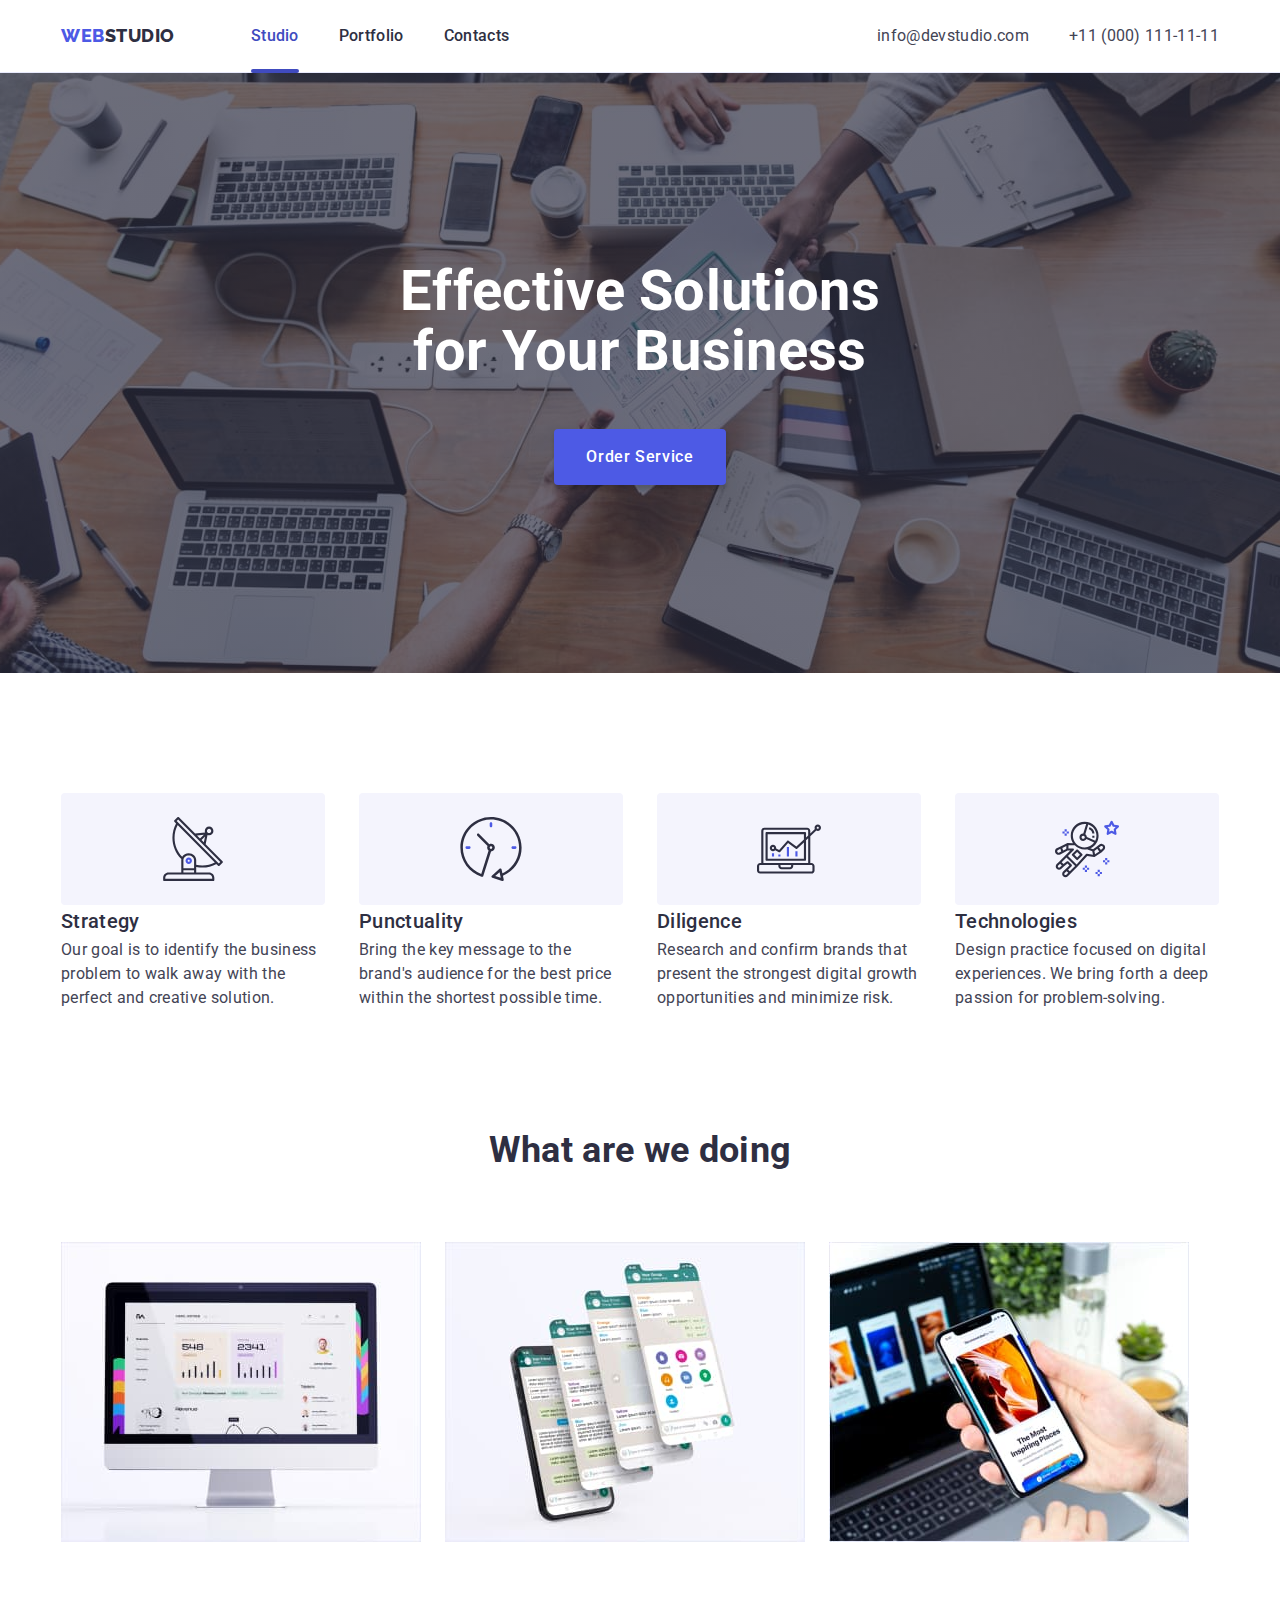
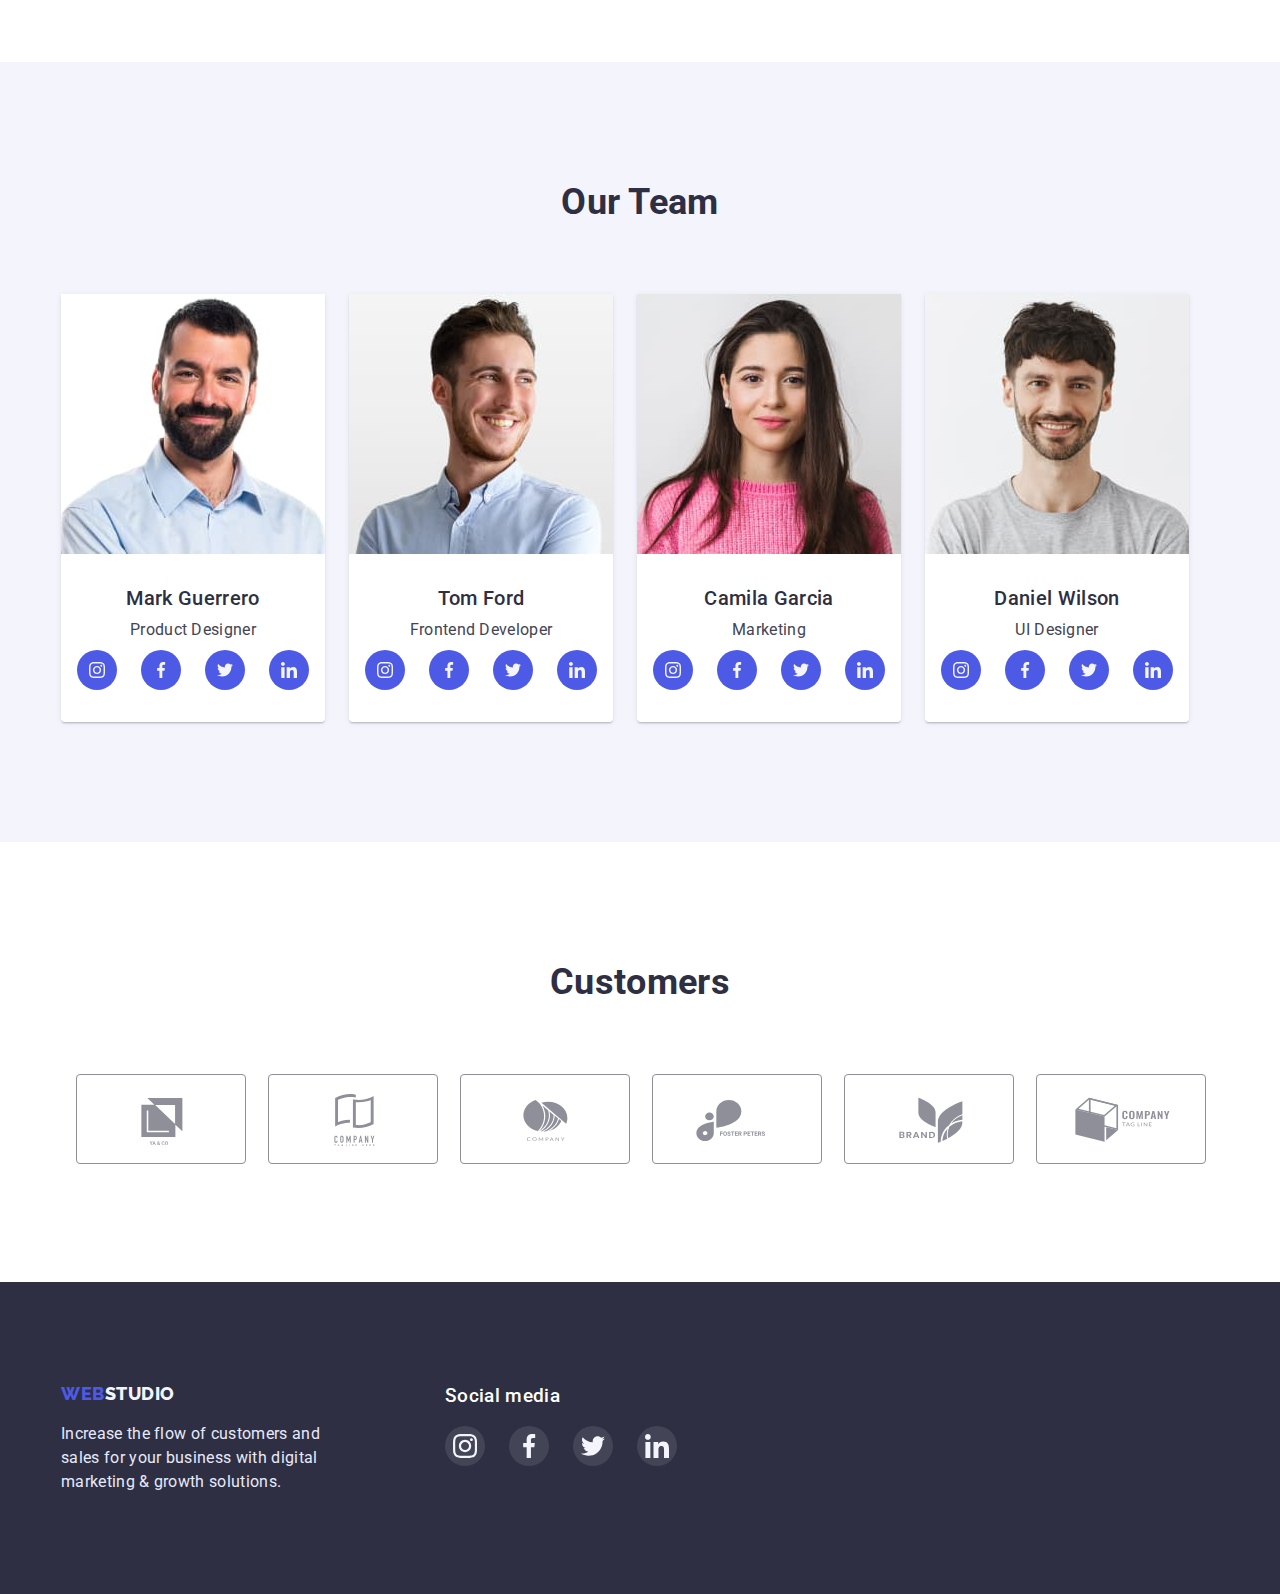
<file: index.html>
<!DOCTYPE html>
<html lang="en">

<head>
  <meta charset="UTF-8">
  <meta http-equiv="X-UA-Compatible" content="IE=edge">
  <meta name="viewport" content="width=device-width, initial-scale=1.0">
  <link href="https://fonts.googleapis.com/css2?family=Raleway:wght@800&family=Roboto:wght@400;500;700;900&display=swap"
    rel="stylesheet">
  <link rel="stylesheet" href="https://cdnjs.cloudflare.com/ajax/libs/modern-normalize/1.1.0/modern-normalize.min.css"
    integrity="sha512-wpPYUAdjBVSE4KJnH1VR1HeZfpl1ub8YT/NKx4PuQ5NmX2tKuGu6U/JRp5y+Y8XG2tV+wKQpNHVUX03MfMFn9Q=="
    crossorigin="anonymous" referrerpolicy="no-referrer" />
  <link rel="stylesheet" href="./css/style.css">
  <title>Studio</title>
</head>

<body>
  <!-- Header -->
  <header class="page-header">
    <div class="container header-container">
      <nav class="navigation">
        <a class="logo link logo-header" href="./index.html">Web<span class="logo-header-accent ">Studio</span></a>
        <ul class="list list-navigation">
          <li class="navigation-item active-navigation"><a class="link navigation-link" href="./index.html">Studio</a>
          </li>
          <li class="navigation-item"><a class="link navigation-link" href="./portfolio.html">Portfolio</a></li>
          <li class="navigation-item"><a class="link navigation-link" href="">Contacts</a></li>
        </ul>
      </nav>
      <address class="address">
        <ul class="list address-list">
          <li class="address-item"> <a class="link contacts-link"
              href="mailto:info@devstudio.com">info@devstudio.com</a></li>
          <li class="address-item"> <a class="link contacts-link" href="tel:+110001111111">+11 (000) 111-11-11</a></li>
        </ul>
      </address>
    </div>
  </header>
  <!-- Main -->
  <main>
    <!-- Hero -->
    <section class="hero-section">
      <h1 class="hero-title">Effective Solutions for Your Business</h1>
      <button type="button" class="button-style hero-button-title" data-modal-open>Order Service</button>
    </section>
    <!-- Features -->
    <section class="section section-features">
      <div class="container">
        <h2 class="visually-hidden">Our Features</h2>
        <ul class="list list-features-flex">
          <li>
            <div class="features-item-block features-item-icon">
              <svg width="64" height="64">
                <use href="./images/svg/symbol-defs.svg#icon-antenna"></use>
              </svg>
            </div>
            <h3 class="features-item-title">Strategy</h3>
            <p>Our goal is to identify the business problem to walk away with the perfect and creative solution.</p>
          </li>
          <li>
            <div class="features-item-block features-item-icon">
              <svg width="64" height="64">
                <use href="./images/svg/symbol-defs.svg#icon-clock"></use>
              </svg>
            </div width="64" height="64">
            <h3 class="features-item-title">Punctuality</h3>
            <p>Bring the key message to the brand's audience for the best price within the shortest possible time.</p>
          </li>
          <li>
            <div class="features-item-block features-item-icon">
              <svg width="64" height="64">
                <use href="./images/svg/symbol-defs.svg#icon-diagram"></use>
              </svg>
            </div>
            <h3 class="features-item-title">Diligence</h3>
            <p>Research and confirm brands that present the strongest digital growth opportunities and minimize risk.
            </p>
          </li>
          <li>
            <div class="features-item-block features-item-icon"> <svg width="64" height="64">
                <use href="./images/svg/symbol-defs.svg#icon-astronaut"></use>
              </svg></div>
            <h3 class="features-item-title">Technologies</h3>
            <p>Design practice focused on digital experiences. We bring forth a deep passion for problem-solving.</p>
          </li>
        </ul>
      </div>
    </section>
    <!-- What are we doing -->
    <section class="section our-work-section">
      <div class="container">
        <h2 class="our-work-title">What are we doing</h2>
        <ul class="list list-work-flex">
          <li><img src="./images/pc.jpg" alt="Personal Computer" width="360"></li>
          <li><img src="./images/app.jpg" alt="Application" width="360"></li>
          <li><img src="./images/mobile.jpg" alt="Mobile" width="360"></li>
        </ul>
    </section>
    </div>
    <!-- Team -->
    <section class="section section-team">
      <div class="container">
        <h2 class="our-team-title">Our Team</h2>
        <ul class="list list-team-flex">
          <li class="item-team">
            <img src="./images/team-member-1.jpg" alt="Mark Guerrero Product Designer" width="264">
            <div class="block-team-member">
              <h3 class="team-member-title">Mark Guerrero</h3>
              <p>Product Designer</p>
              <ul class="list team-list-sns">
                <li class="team-item-sns">
                  <a href="" class="team-link-sns">
                    <svg class="team-sns-icon" width="16" height="16">
                      <use href="./images/svg/symbol-defs.svg#icon-instagram"></use>
                    </svg>
                  </a>
                </li>
                <li class="team-item-sns">
                  <a href="" class="team-link-sns">
                    <svg class="team-sns-icon" width="16" height="16">
                      <use href="./images/svg/symbol-defs.svg#icon-facebook"></use>
                    </svg>
                  </a>
                </li>
                <li class="team-item-sns">
                  <a href="" class="team-link-sns">
                    <svg class="team-sns-icon" width="16" height="16">
                      <use href="./images/svg/symbol-defs.svg#icon-twitter"></use>
                    </svg>
                  </a>
                </li>
                <li class="team-item-sns">
                  <a href="" class="team-link-sns">
                    <svg class="team-sns-icon" width="16" height="16">
                      <use href="./images/svg/symbol-defs.svg#icon-linkedin"></use>
                    </svg>
                  </a>
                </li>
              </ul>
            </div>
          </li>
          <li class="item-team">
            <img src="./images/team-member-2.jpg" alt="Tom Ford Frontend Developer" width="264">
            <div class="block-team-member">
              <h3 class="team-member-title">Tom Ford</h3>
              <p>Frontend Developer</p>
              <ul class="list team-list-sns">
                <li class="team-item-sns">
                  <a href="" class="team-link-sns">
                    <svg class="team-sns-icon" width="16" height="16">
                      <use href="./images/svg/symbol-defs.svg#icon-instagram"></use>
                    </svg>
                  </a>
                </li>
                <li class="team-item-sns">
                  <a href="" class="team-link-sns">
                    <svg class="team-sns-icon" width="16" height="16">
                      <use href="./images/svg/symbol-defs.svg#icon-facebook"></use>
                    </svg>
                  </a>
                </li>
                <li class="team-item-sns">
                  <a href="" class="team-link-sns">
                    <svg class="team-sns-icon" width="16" height="16">
                      <use href="./images/svg/symbol-defs.svg#icon-twitter"></use>
                    </svg>
                  </a>
                </li>
                <li class="team-item-sns">
                  <a href="" class="team-link-sns">
                    <svg class="team-sns-icon" width="16" height="16">
                      <use href="./images/svg/symbol-defs.svg#icon-linkedin"></use>
                    </svg>
                  </a>
                </li>
              </ul>
            </div>
          </li>
          <li class="item-team">
            <img src="./images/team-member-3.jpg" alt="Camila Garcia Marketing" width="264">
            <div class="block-team-member">
              <h3 class="team-member-title">Camila Garcia</h3>
              <p>Marketing</p>
              <ul class="list team-list-sns">
                <li class="team-item-sns">
                  <a href="" class="team-link-sns">
                    <svg class="team-sns-icon" width="16" height="16">
                      <use href="./images/svg/symbol-defs.svg#icon-instagram"></use>
                    </svg>
                  </a>
                </li>
                <li class="team-item-sns">
                  <a href="" class="team-link-sns">
                    <svg class="team-sns-icon" width="16" height="16">
                      <use href="./images/svg/symbol-defs.svg#icon-facebook"></use>
                    </svg>
                  </a>
                </li>
                <li class="team-item-sns">
                  <a href="" class="team-link-sns">
                    <svg class="team-sns-icon" width="16" height="16">
                      <use href="./images/svg/symbol-defs.svg#icon-twitter"></use>
                    </svg>
                  </a>
                </li>
                <li class="team-item-sns">
                  <a href="" class="team-link-sns">
                    <svg class="team-sns-icon" width="16" height="16">
                      <use href="./images/svg/symbol-defs.svg#icon-linkedin"></use>
                    </svg>
                  </a>
                </li>

              </ul>
            </div>
          </li>
          <li class="item-team">
            <img src="./images/team-member-4.jpg" alt="Daniel Wilson UI Designer" width="264">
            <div class="block-team-member">
              <h3 class="team-member-title">Daniel Wilson</h3>
              <p>UI Designer</p>
              <ul class="list team-list-sns">
                <li class="team-item-sns">
                  <a href="" class="team-link-sns">
                    <svg class="team-sns-icon" width="16" height="16">
                      <use href="./images/svg/symbol-defs.svg#icon-instagram"></use>
                    </svg>
                  </a>
                </li>
                <li class="team-item-sns">
                  <a href="" class="team-link-sns">
                    <svg class="team-sns-icon" width="16" height="16">
                      <use href="./images/svg/symbol-defs.svg#icon-facebook"></use>
                    </svg>
                  </a>
                </li>
                <li class="team-item-sns">
                  <a href="" class="team-link-sns">
                    <svg class="team-sns-icon" width="16" height="16">
                      <use href="./images/svg/symbol-defs.svg#icon-twitter"></use>
                    </svg>
                  </a>
                </li>
                <li class="team-item-sns">
                  <a href="" class="team-link-sns">
                    <svg class="team-sns-icon" width="16" height="16">
                      <use href="./images/svg/symbol-defs.svg#icon-linkedin"></use>
                    </svg>
                  </a>
                </li>

              </ul>
            </div>
          </li>

        </ul>
      </div>
    </section>

    <!-- Customers -->

    <section class="section container">
      <h2 class="customers-title">Customers</h2>
      <ul class="list list-customers">
        <li class="customers-list-item">
          <a class="customers-link" href="#">
            <svg class="customers-icon" width="104" height="56">
              <use href="./images/svg/symbol-defs.svg#icon-logo-1"></use>
            </svg>
          </a>
        </li>
        <li class="customers-list-item">
          <a class="customers-link" href="#">
            <svg class="customers-icon" width="104" height="56">
              <use href="./images/svg/symbol-defs.svg#icon-logo-2"></use>
            </svg>
          </a>
        </li>
        <li class="customers-list-item">
          <a class="customers-link" href="#">
            <svg class="customers-icon" width="104" height="56">
              <use href="./images/svg/symbol-defs.svg#icon-logo-3"></use>
            </svg>
          </a>
        </li>
        <li class="customers-list-item">
          <a class="customers-link" href="#">
            <svg class="customers-icon" width="104" height="56">
              <use href="./images/svg/symbol-defs.svg#icon-logo-4"></use>
            </svg>
          </a>
        </li>
        <li class="customers-list-item">
          <a class="customers-link" href="#">
            <svg class="customers-icon" width="104" height="56">
              <use href="./images/svg/symbol-defs.svg#icon-logo-5"></use>
            </svg>
          </a>
        </li>
        <li class="customers-list-item">
          <a class="customers-link" href="#">
            <svg class="customers-icon" width="104" height="56">
              <use href="./images/svg/symbol-defs.svg#icon-logo-6"></use>
            </svg>
          </a>
        </li>
      </ul>
    </section>
  </main>
  <!-- Footer -->
  <footer class="footer-section">
    <div class="container footer-container">
      <div class="footer-block">
        <a class="link logo logo-footer" href="./index.html">Web<span class="logo-footer-accent">Studio</span></a>
        <p class="footer-text">Increase the flow of customers and sales for your business with digital marketing &
          growth
          solutions.</p>
      </div>
      <div class="footer-block">
        <h3 class="footer-title-sns">Social media</h3>
        <ul class="list footer-list-sns">
          <li class="footer-item-sns">
            <a href="" class="footer-link-sns">
              <svg class="footer-sns-icon" width="24" height="24">
                <use href="./images/svg/symbol-defs.svg#icon-instagram"></use>
              </svg>
            </a>
          </li>
          <li class="footer-item-sns">
            <a href="" class="footer-link-sns">
              <svg class="footer-sns-icon" width="24" height="24">
                <use href="./images/svg/symbol-defs.svg#icon-facebook"></use>
              </svg>
            </a>
          </li>
          <li class="footer-item-sns">
            <a href="" class="footer-link-sns">
              <svg class="footer-sns-icon" width="24" height="24">
                <use href="./images/svg/symbol-defs.svg#icon-twitter"></use>
              </svg>
            </a>
          </li>
          <li class="footer-item-sns">
            <a href="" class="footer-link-sns">
              <svg class="footer-sns-icon" width="24" height="24">
                <use href="./images/svg/symbol-defs.svg#icon-linkedin"></use>
              </svg>
            </a>
          </li>
        </ul>
      </div>
    </div>
  </footer>

  <!-- Modal -->

  <div class="backdrop is-hidden" data-modal>
    <div class="modal">
      <button class="modal-close-button" data-modal-close>
        <svg class="modal-close-icon" width="8" height="8">
          <use href="./images/svg/symbol-defs.svg#icon-close-model"></use>
        </svg>
      </button>
    </div>
  </div>

  <script src="./js/modal.js"></script>
</body>

</html>
</file>
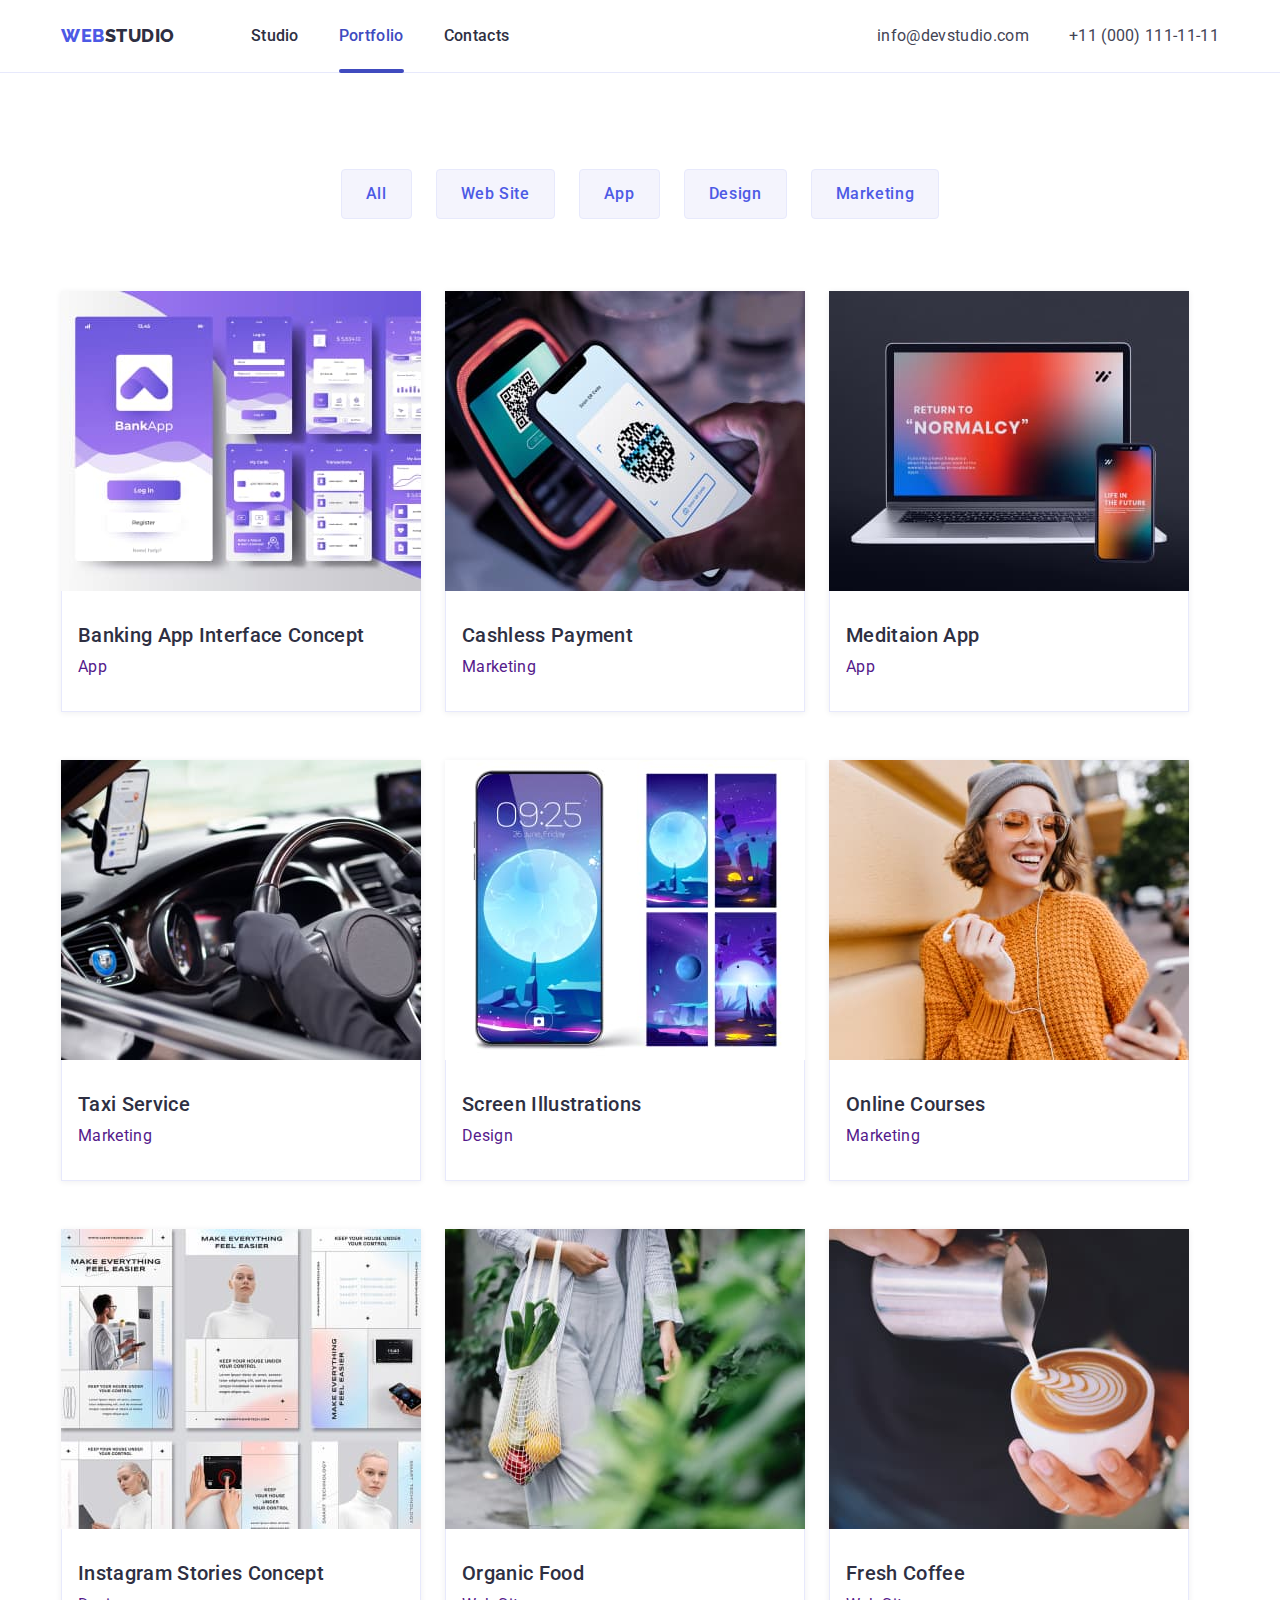
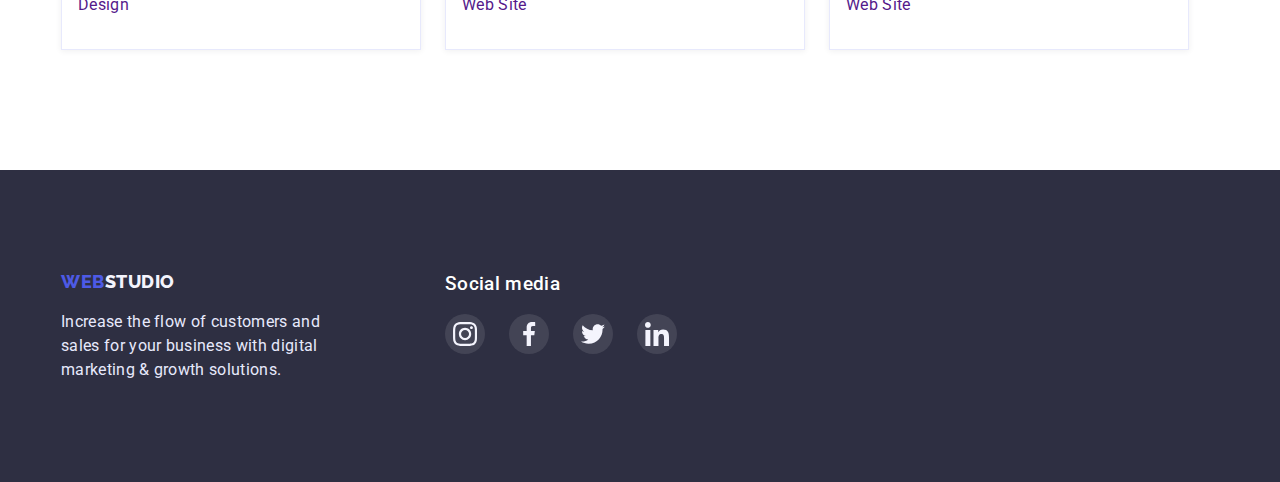
<file: portfolio.html>
<!DOCTYPE html>
<html lang="en">

<head>
  <meta charset="UTF-8">
  <meta http-equiv="X-UA-Compatible" content="IE=edge">
  <meta name="viewport" content="width=device-width, initial-scale=1.0">
  <link href="https://fonts.googleapis.com/css2?family=Raleway:wght@800&family=Roboto:wght@400;500;700;900&display=swap"
    rel="stylesheet">
  <link rel="stylesheet" href="https://cdnjs.cloudflare.com/ajax/libs/modern-normalize/1.1.0/modern-normalize.min.css"
    integrity="sha512-wpPYUAdjBVSE4KJnH1VR1HeZfpl1ub8YT/NKx4PuQ5NmX2tKuGu6U/JRp5y+Y8XG2tV+wKQpNHVUX03MfMFn9Q=="
    crossorigin="anonymous" referrerpolicy="no-referrer" />
  <link rel="stylesheet" href="./css/style.css">
  <title>Studio</title>
</head>


<body>
  <!-- Header -->
  <header class="page-header">
    <div class="container header-container">
      <nav class="navigation">
        <a class="logo link logo-header" href="./index.html">Web<span class="logo-header-accent ">Studio</span></a>
        <ul class="list list-navigation">
          <li class="navigation-item"><a class="link navigation-link" href="./index.html">Studio</a></li>
          <li class="navigation-item active-navigation"><a class="link navigation-link"
              href="./portfolio.html">Portfolio</a></li>
          <li class="navigation-item"><a class="link navigation-link" href="">Contacts</a></li>
        </ul>
      </nav>
      <address class="address">
        <ul class="list address-list">
          <li class="address-item"> <a class="link contacts-link"
              href="mailto:info@devstudio.com">info@devstudio.com</a>
          </li>
          <li class="address-item"> <a class="link contacts-link" href="tel:+110001111111">+11 (000) 111-11-11</a></li>
        </ul>
      </address>
    </div>
  </header>
  <!-- Main -->
  <main>
    <section class="section portfolio-section">
      <div class="container portfolio-container">
        <h1 class="portfolio-title visually-hidden">Portfolio</h1>
        <ul class="list list-portfolio-filter">
          <li><button type="button" class="portfolio-filter-button button-style">All</button></li>
          <li><button type="button" class="portfolio-filter-button button-style">Web Site</button></li>
          <li><button type="button" class="portfolio-filter-button button-style">App</button></li>
          <li><button type="button" class="portfolio-filter-button button-style">Design</button></li>
          <li><button type="button" class="portfolio-filter-button button-style">Marketing</button></li>
        </ul>
        <ul class="list list-portfolio">
          <li class="portfolio-item">
            <a class="link overlay" href="">
              <div class="thumb">
                <img src="./images/banking-app.jpg" alt="Banking App Interface Concept" width="360">
                <p class="thumb-text">14 Stylish and User-Friendly App Design Concepts · Task Manager App · Calorie
                  Tracker App · Exotic Fruit Ecommerce App ·
                  Cloud Storage App
                </p>
              </div>
              <div class="block-portfolio-item">
                <h2 class="portfolio-item-title">Banking App Interface Concept</h2>
                <p>App</p>
              </div>
            </a>
          </li>
          <li class="portfolio-item">
            <a class="link overlay" href="">
              <div class="thumb">
                <img src="./images/cashless-payment.jpg" alt="Cashless Payment" width="360">
                <p class="thumb-text">14 Stylish and User-Friendly App Design Concepts · Task Manager App · Calorie
                  Tracker App · Exotic Fruit Ecommerce App ·
                  Cloud Storage App
                </p>
              </div>
              <div class="block-portfolio-item">
                <h2 class="portfolio-item-title">Cashless Payment</h2>
                <p>Marketing</p>
              </div>
            </a>
          </li>
          <li class="portfolio-item">
            <a class="link overlay" href="">
              <div class="thumb">
                <img src="./images/meditaion-app.jpg" alt="Meditaion App" width="360">
                <p class="thumb-text">14 Stylish and User-Friendly App Design Concepts · Task Manager App · Calorie
                  Tracker App · Exotic Fruit Ecommerce App ·
                  Cloud Storage App
                </p>
              </div>
              <div class="block-portfolio-item">
                <h2 class="portfolio-item-title">Meditaion App</h2>
                <p>App</p>
              </div>
            </a>
          </li>
          <li class="portfolio-item">
            <a class="link overlay" href="">
              <div class="thumb">
                <img src="./images/taxi-service.jpg" alt="Taxi Service" width="360">
                <p class="thumb-text">14 Stylish and User-Friendly App Design Concepts · Task Manager App · Calorie
                  Tracker App · Exotic Fruit Ecommerce App ·
                  Cloud Storage App
                </p>
              </div>
              <div class="block-portfolio-item">
                <h2 class="portfolio-item-title">Taxi Service</h2>
                <p>Marketing</p>
              </div>
            </a>
          </li>
          <li class="portfolio-item">
            <a class="link overlay" href="">
              <div class="thumb">
                <img src="./images/screen-illustrations.jpg" alt="Screen Illustrations" width="360">
                <p class="thumb-text">14 Stylish and User-Friendly App Design Concepts · Task Manager App · Calorie
                  Tracker App · Exotic Fruit Ecommerce App ·
                  Cloud Storage App
                </p>
              </div>
              <div class="block-portfolio-item">
                <h2 class="portfolio-item-title">Screen Illustrations</h2>
                <p>Design</p>

              </div>
            </a>
          </li>
          <li class="portfolio-item">
            <a class="link overlay" href="">
              <div class="thumb">
                <img src="./images/online-courses.jpg" alt="Online Courses" width="360">
                <p class="thumb-text">14 Stylish and User-Friendly App Design Concepts · Task Manager App · Calorie
                  Tracker App · Exotic Fruit Ecommerce App ·
                  Cloud Storage App
                </p>
              </div>
              <div class="block-portfolio-item">
                <h2 class="portfolio-item-title">Online Courses</h2>
                <p>Marketing</p>
              </div>
            </a>
          </li>
          <li class="portfolio-item">
            <a class="link overlay" href="">
              <div class="thumb">
                <img src="./images/instagram-stories.jpg" alt="Instagram Stories Concept" width="360">
                <p class="thumb-text">14 Stylish and User-Friendly App Design Concepts · Task Manager App · Calorie
                  Tracker App · Exotic Fruit Ecommerce App ·
                  Cloud Storage App
                </p>
              </div>
              <div class="block-portfolio-item">
                <h2 class="portfolio-item-title">Instagram Stories Concept</h2>
                <p>Design</p>
              </div>
            </a>
          </li>
          <li class="portfolio-item">
            <a class="link overlay" href="">
              <div class="thumb">
                <img src="./images/organic-food.jpg" alt="Organic Food" width="360">
                <p class="thumb-text">14 Stylish and User-Friendly App Design Concepts · Task Manager App · Calorie
                  Tracker App · Exotic Fruit Ecommerce App ·
                  Cloud Storage App
                </p>
              </div>
              <div class="block-portfolio-item">
                <h2 class="portfolio-item-title">Organic Food</h2>
                <p>Web Site</p>
              </div>
            </a>
          </li>
          <li class="portfolio-item">
            <a class="link overlay" href="">
              <div class="thumb">
                <img src="./images/fresh-coffee.jpg" alt="Fresh Coffee" width="360">
                <p class="thumb-text">14 Stylish and User-Friendly App Design Concepts · Task Manager App · Calorie
                  Tracker App · Exotic Fruit Ecommerce App ·
                  Cloud Storage App
                </p>
              </div>
              <div class="block-portfolio-item">
                <h2 class="portfolio-item-title">Fresh Coffee</h2>
                <p>Web Site</p>
              </div>
            </a>
          </li>
        </ul>
      </div>
    </section>
  </main>

  <!-- Footer -->
  <footer class="footer-section">
    <div class="container footer-container">
      <div class="footer-block">
        <a class="link logo logo-footer" href="./index.html">Web<span class="logo-footer-accent">Studio</span></a>
        <p class="footer-text">Increase the flow of customers and sales for your business with digital marketing &
          growth
          solutions.</p>
      </div>
      <div class="footer-block">
        <h3 class="footer-title-sns">Social media</h3>
        <ul class="list footer-list-sns">
          <li class="footer-item-sns">
            <a href="" class="footer-link-sns">
              <svg class="footer-sns-icon" width="24" height="24">
                <use href="./images/svg/symbol-defs.svg#icon-instagram"></use>
              </svg>
            </a>
          </li>
          <li class="footer-item-sns">
            <a href="" class="footer-link-sns">
              <svg class="footer-sns-icon" width="24" height="24">
                <use href="./images/svg/symbol-defs.svg#icon-facebook"></use>
              </svg>
            </a>
          </li>
          <li class="footer-item-sns">
            <a href="" class="footer-link-sns">
              <svg class="footer-sns-icon" width="24" height="24">
                <use href="./images/svg/symbol-defs.svg#icon-twitter"></use>
              </svg>
            </a>
          </li>
          <li class="footer-item-sns">
            <a href="" class="footer-link-sns">
              <svg class="footer-sns-icon" width="24" height="24">
                <use href="./images/svg/symbol-defs.svg#icon-linkedin"></use>
              </svg>
            </a>
          </li>
        </ul>
      </div>
    </div>
  </footer>
</body>

</html>
</file>
<file: css/style.css>
/* Variables */
:root {
--primary-brand-color: #4D5AE5;
--pressed-state-color: #404BBF;
--dark-color: #2E2F42;
--success-color: #31D0AA;
--text-color: #434455;
--subtle-text-color: #8E8F99;
--accent-color: #E7E9FC;
--light-color: #F4F4FD;
--modal-overlay-color: rgba(0, 0, 0, 0.05);
--hero-background-color: #2E2F42;
--white-color: #ffffff;
--transition-duration: 250ms;
--transition-timing-function: cubic-bezier(0.4, 0, 0.2, 1);

}

/* Main css */

body {
margin: 0;
font-family: 'Roboto', sans-serif;
font-size: 16px;
line-height: calc(24/16);
letter-spacing: 0.02em;
color: var(--text-color);
background-color: var(--white-color);
}

h1,h2,h3,h4,h5,h6,p,ul {
  margin: 0;
}

img {
  display: block;
  max-width: 100%;
}

.container {
width: 1158px;
  padding-left: 15px;
  padding-right: 15px;
  margin: 0 auto;

}

.section {
  padding: 120px 0;
}

.link {
  text-decoration: none;
}

.list {
  list-style: none;
  padding: 0;
}

.logo {
  font-family: 'Raleway', sans-serif;
  font-weight: 800;
  font-size: 18px;
  line-height: calc(24/18);
  letter-spacing: 0.03em;
  text-transform: uppercase;
  color: var(--primary-brand-color);
}

/* Header */

.navigation {
  display: flex;
  justify-content: flex-start;
}


.header-container {
  display: flex;
  justify-content: space-between;
  
}
.list-navigation {
  display: flex;
}

.navigation-item {
   position: relative;
}

.active-navigation > a {
  color: var(--pressed-state-color);
}

.active-navigation::after {
  position: absolute;
  top: 45px;
  left: 0;
  content: '';
  width: 100%;
  height: 4px;
  background-color: var(--pressed-state-color);
  border-radius: 2px;
}

.navigation-item:not(:last-child),
.address-item:not(:last-child) {
  margin-right: 40px;
}
.address-list {
  display: flex;
}

.page-header {
  border-bottom: 1px solid #E7E9FC;
  padding: 24px 0;
}

.logo-header {
  margin-right: 76px;
}

.logo-header-accent {
  color: var(--dark-color);
}


.navigation-link {
font-weight: 500;
color: var(--dark-color);
transition: color var(--transition-duration) var(--transition-timing-function)

}



.contacts-link {
  color: var(--text-color);
  font-style: normal;
  transition: color var(--transition-duration) var(--transition-timing-function);
}
.contacts-link:hover, .contacts-link:focus,
.navigation-link:hover, .navigation-link:focus {
  color: var(--pressed-state-color);
}

/* Studio */

/* Hero*/
.hero-section {
display: flex;
justify-content: center;
flex-direction: column;
align-items: center;
padding: 188px 0;
max-width: 1440px;
margin: 0 auto;
background-color: var(--dark-color);
background-image: linear-gradient(to right, rgba(46, 47, 66, 0.7), rgba(46, 47, 66, 0.7) ), url(../images/people-office-bg.jpg);
background-repeat: no-repeat;
background-position: center;
background-size: cover;
}

.section {
  padding: 120px 0;
}

.section-features {
  padding-bottom: 0;
}

.hero-title {
max-width: 494px;
margin-bottom: 48px;
font-size: 56px;
line-height:calc(60/56);
color: var(--white-color);
text-align: center;
}
.hero-button-title {
font-weight: 500;
letter-spacing: 0.04em;
color: var(--white-color);
padding: 16px 32px;
background-color: #4D5AE5;
box-shadow: 0px 4px 4px rgba(0, 0, 0, 0.15);
border-radius: 4px;
border: none;
transition: background-color var(--transition-duration) var(--transition-timing-function);
}
.hero-button-title:hover, .hero-button-title:focus {
  background-color: var(--pressed-state-color);
}
/* Features */

.list-features-flex {
  display: flex;
  justify-content: space-between;

}

.list-features-flex>li {
  flex-basis: calc(100%/4);
  max-width: 264px;
}

.features-item-title {
font-weight: 500;
font-size: 20px;
line-height: calc(20/24);
color: var(--dark-color);
margin-bottom: 8px;
}


/* .features-item-block {
    height: 112px;
    margin-bottom: 8px;
    background-color: var(--light-color);
    border-radius: 4px;
  } */

.features-item-icon {
  display: flex;
  justify-content:  center;
  align-items: center;

  height: 112px; 
  margin-bottom: 8px;
  background-color: var(--light-color);
  border-radius: 4px;
}


/* Our work and our team */

.list-work-flex {
  display: flex;
  gap: 24px;
}

.list-work-flex > li {
  flex-basis: auto;
}

.our-work-title,
.our-team-title,
.customers-title {
font-size: 36px;
line-height: calc(40/36);
color: var(--dark-color);
margin-bottom: 72px;
text-align: center;
}

.portfolio-item-title,
.team-member-title {
font-weight: 500;
font-size: 20px;
line-height: calc(24/20);
color: var(--dark-color);
margin-bottom: 8px;
}

.item-team {
  text-align: center;
  box-shadow: 0px 1px 6px rgba(46, 47, 66, 0.08), 0px 1px 1px rgba(46, 47, 66, 0.16), 0px 2px 1px rgba(46, 47, 66, 0.08);
border-radius: 0px 0px 4px 4px;
overflow: hidden;
}

.section-team { 
  background-color: var(--light-color);
}

.list-team-flex {
  display: flex;
  gap: 24px;
}

.block-team-member {
background-color: var(--white-color);
padding: 32px 16px;
}

.block-team-member > p {
  margin-bottom: 8px;
}

.team-list-sns {
  display: flex;
  justify-content: center;
  align-items: center;
  gap: 24px;
}

.team-item-sns {
  width: 40px;
  height: 40px;
}

.team-link-sns {
  display: flex;
  justify-content: center;
  align-items: center;
  width: 100%;
  height: 100%;
  background-color: var(--primary-brand-color);
  border-radius: 50%;
  transition: background-color var(--transition-duration) var(--transition-timing-function);
}

.team-link-sns:hover,
.team-link-sns:focus {
background-color: var(--pressed-state-color);
}


/* Customers */

.list-customers {
    display: flex;
      justify-content: center;
      align-items: center;
      gap: 24px;
}

.customers-list-item {
width: 168px;
height: 88px;
}

.customers-link {
  display: flex;
  justify-content: center;
  align-items: center;
  width: 100%;
  height: 100%;
  border: 1px solid #8E8F99;
  border-radius: 4px;
  transition: border var(--transition-duration) var(--transition-timing-function);

}
.customers-icon {
  fill: var(--subtle-text-color);
  transition: fill var(--transition-duration) var(--transition-timing-function);
}
 .customers-link:hover .customers-icon,
  .customers-link:focus .customers-icon{
  fill: var(--pressed-state-color);
}
  

  .customers-link:hover,
  .customers-link:focus {
    border: 1px solid var(--pressed-state-color);
  }


/* Footer */
.footer-section {
  background-color: var(--dark-color);
  padding: 100px 0;
}
.footer-container {
  display: flex;
}
.footer-block{
  width: 264px;
  margin-right: 120px;
}

.logo-footer {
display: block;
margin-bottom: 16px;
}

.logo-footer-accent {
  color: var(--light-color);
}
.footer-text {
color: var(--accent-color);
}
.footer-title-sns {
  color: var(--white-color);
  font-weight: 500;
  margin-bottom: 16px;
}
.footer-list-sns{
display: flex;
gap: 24px;
max-width: 264px;}

.footer-item-sns {
  width: 40px;
  height: 40px;
}

.footer-link-sns {
  display: flex;
    justify-content: center;
    align-items: center;
    width: 100%;
    height: 100%;
    background-color: rgba(255, 255, 255, 0.1);
    border-radius: 50%;
    transition: background-color var(--transition-duration) var(--transition-timing-function);
}

.footer-link-sns:hover,
.footer-link-sns:focus {
background-color: var(--success-color);
}




/* Portfolio */

.portfolio-section {
padding-top: 96px;
}

/* .portfolio-container {
  display: flex;
  justify-content: center;
} */

.list-portfolio-filter {
  display: flex;
    justify-content: center;
    margin-bottom: 72px;
    gap: 24px;
}


.list-portfolio {
  display: flex;
  gap: 48px 24px;
  flex-wrap: wrap;
}


.block-portfolio-item {
  background-color: var(--white-color);
  padding: 32px 0 32px 16px;
  border: 1px solid var(--accent-color);
  border-top: 0px;
}

.portfolio-item {
  box-shadow: 0px 1px 6px rgba(46, 47, 66, 0.08);
  transition: box-shadow var(--transition-duration) var(--transition-timing-function);
}

.portfolio-item:hover {
  box-shadow: 0px 1px 6px rgba(46, 47, 66, 0.08), 0px 1px 1px rgba(46, 47, 66, 0.16), 0px 2px 1px rgba(46, 47, 66, 0.08);
}

.thumb {
  position: relative;
  overflow: hidden;
}

.thumb::before{
  position: absolute;
  content: '';
  background-color: var(--primary-brand-color);
  width: 100%;
  height: 100%;
  transition: transform var(--transition-duration) var(--transition-timing-function); 
  transform: translateY(100%);
}



.thumb-text {
  background-color: var(--primary-brand-color);
  position: absolute;
  width: 100%;
  top: 0;
  height: 100%;
  transition: transform var(--transition-duration) var(--transition-timing-function);
  transform: translateY(100%);
  padding: 40px 32px 164px;
  color: var(--light-color);
  
}

.overlay:focus .thumb-text,
.overlay:hover .thumb-text {
  transform: translateY(0);
}

 /* .thumb:hover::before */

.portfolio-filter-button {
  font-weight: 500;
  color: var(--primary-brand-color);
  letter-spacing: 0.04em;
  background-color: var(--light-color);
  border: 1px solid var(--accent-color);
  border-radius: 4px;
  padding: 12px 24px;
  transition: background-color var(--transition-duration) var(--transition-timing-function), 
  color var(--transition-duration) var(--transition-timing-function),
  box-shadow var(--transition-duration) var(--transition-timing-function),
border-color var(--transition-duration) var(--transition-timing-function);
}

.portfolio-filter-button:hover, .portfolio-filter-button:focus {
  background-color: var(--pressed-state-color);
  color: var(--white-color);
  box-shadow: 0px 3px 1px rgba(0, 0, 0, 0.1), 0px 2px 1px rgba(0, 0, 0, 0.08), 0px 2px 2px rgba(0, 0, 0, 0.12);
  border-color: var(--pressed-state-color);
}

.button-style {
font-family: 'Roboto', sans-serif;
font-weight: 500;
font-size: 16px;
line-height: calc(24/16);
letter-spacing: 0.04em;
cursor: pointer
}

.visually-hidden {
  position: absolute;
  width: 1px;
  height: 1px;
  margin: -1px;
  border: 0;
  padding: 0;

  white-space: nowrap;
  clip-path: inset(100%);
  clip: rect(0 0 0 0);
  overflow: hidden;
}

/* Modal */

.backdrop{
position: fixed;
top: 0;
left: 0; 
width: 100%;
height: 100%;
background-color: rgba(46, 47, 66, 0.5);
transition: opacity var(--transition-duration) var(--transition-timing-function);
opacity: 1;
}

.backdrop.is-hidden{
visibility: hidden;
  opacity: 0;
pointer-events: none;
}

.backdrop.is-hidden .modal{
transform: translate(-50%, -50%) scale(1.1);
}


.modal {
position: absolute;
top: 50%;
left: 50%;
min-width: 400px;
min-height: 576px;
padding: 24px 24px;
background-color: #FCFCFC;
box-shadow: 0px 1px 1px rgba(0, 0, 0, 0.14), 0px 1px 3px rgba(0, 0, 0, 0.12), 0px 2px 1px rgba(0, 0, 0, 0.2);
  border-radius: 4px;
  transform: translate(-50%, -50%) scale(1);
  transition: var(--transition-duration) var(--transition-timing-function);
}

.modal-close-button {
display: flex;
justify-content: center;
align-items: center;
width: 24px;
height: 24px;
margin-left: auto;
background-color: var(--accent-color);
border: 1px solid rgba(0, 0, 0, 0.1);
border-radius: 50%;
transition: var(--transition-duration) var(--transition-timing-function);
cursor: pointer;
}

.model-close-button:hover,
.model-close-button:focus {
  background-color: var(--pressed-state-color);
  fill: var(--white-color);
}
</file>
